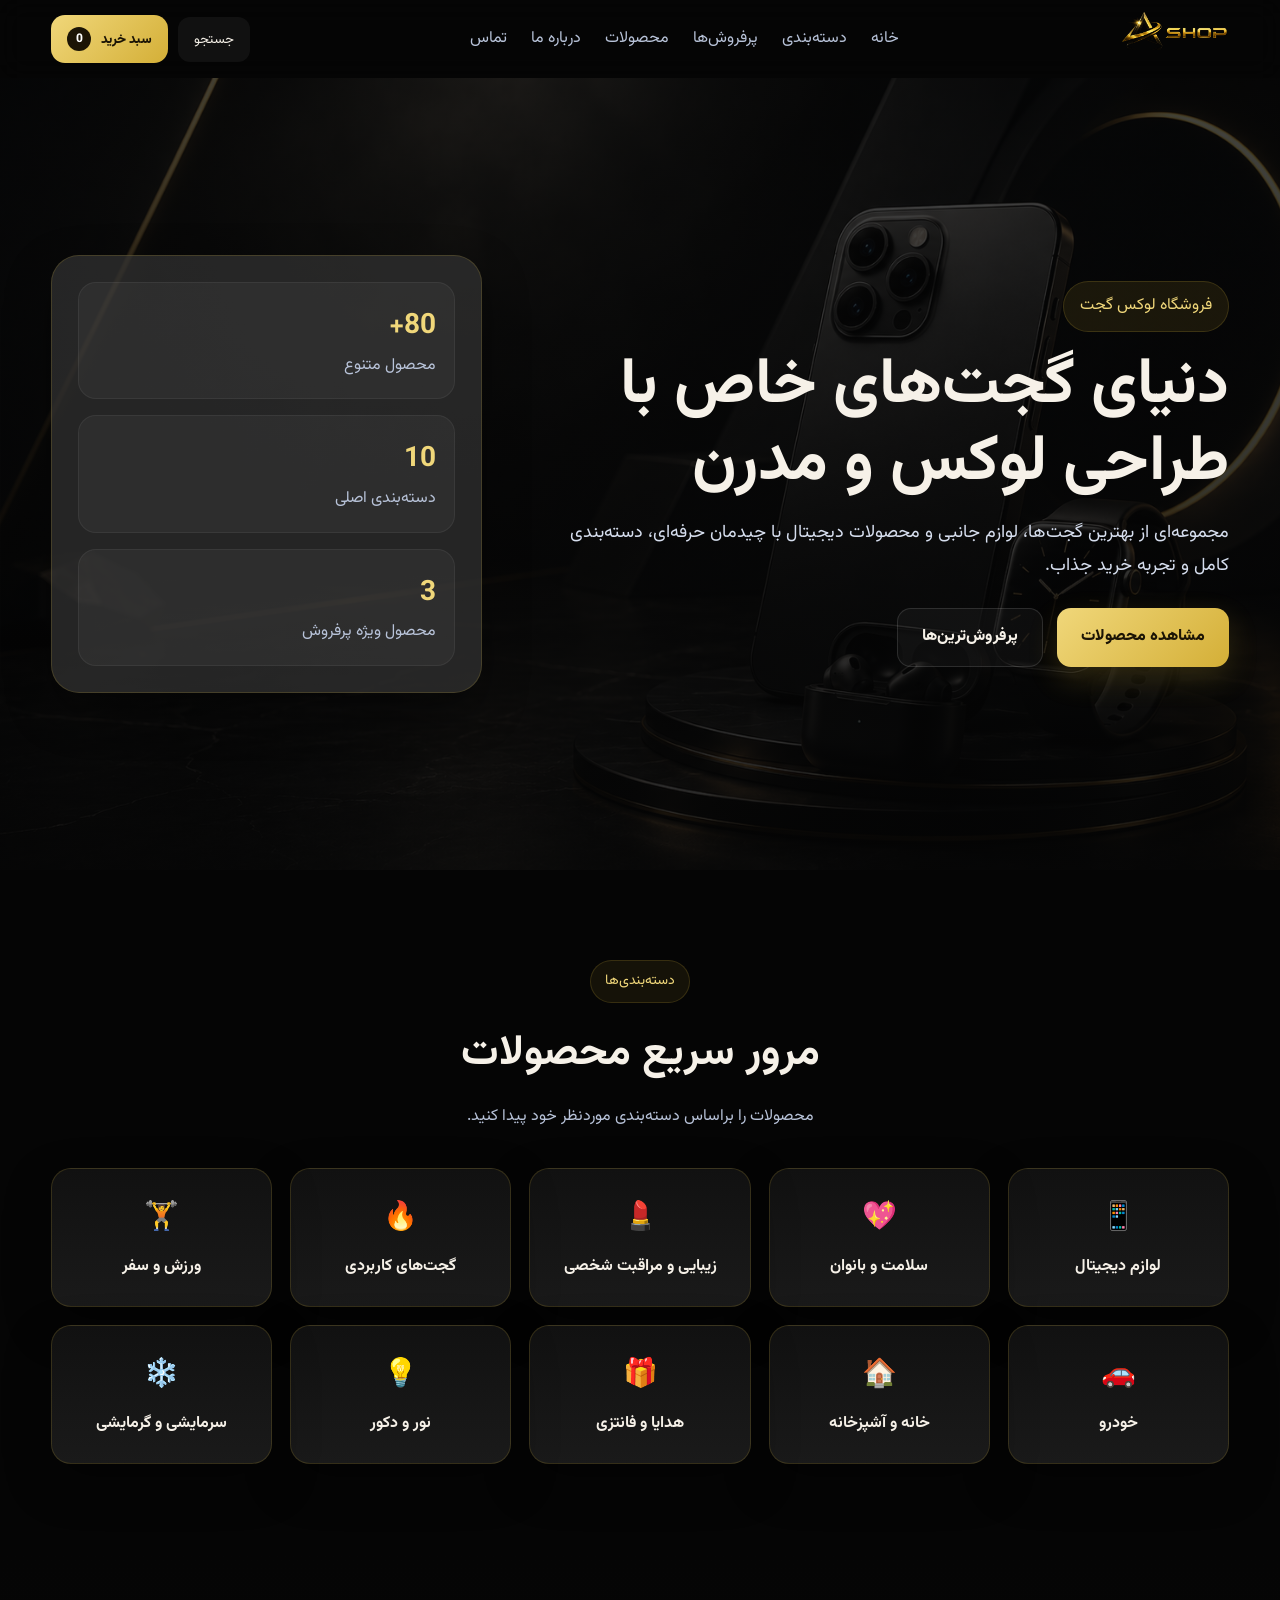
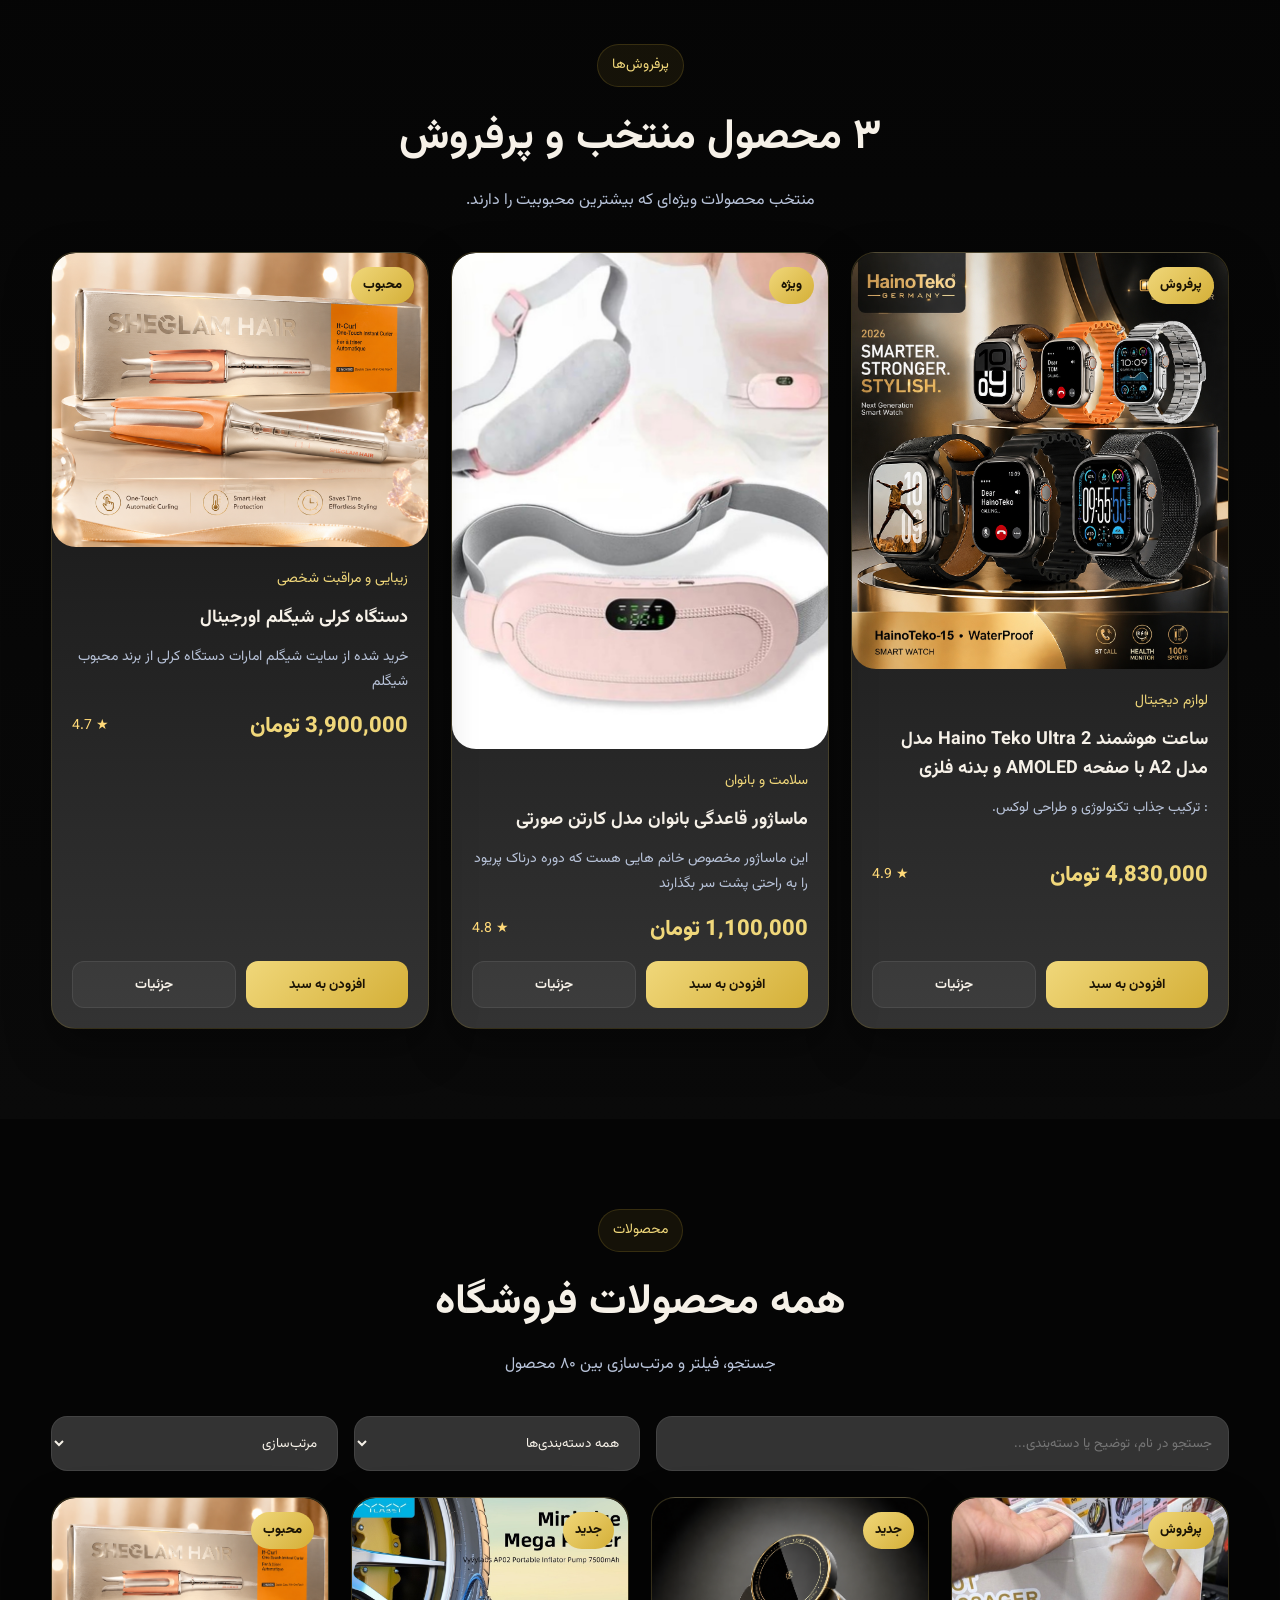
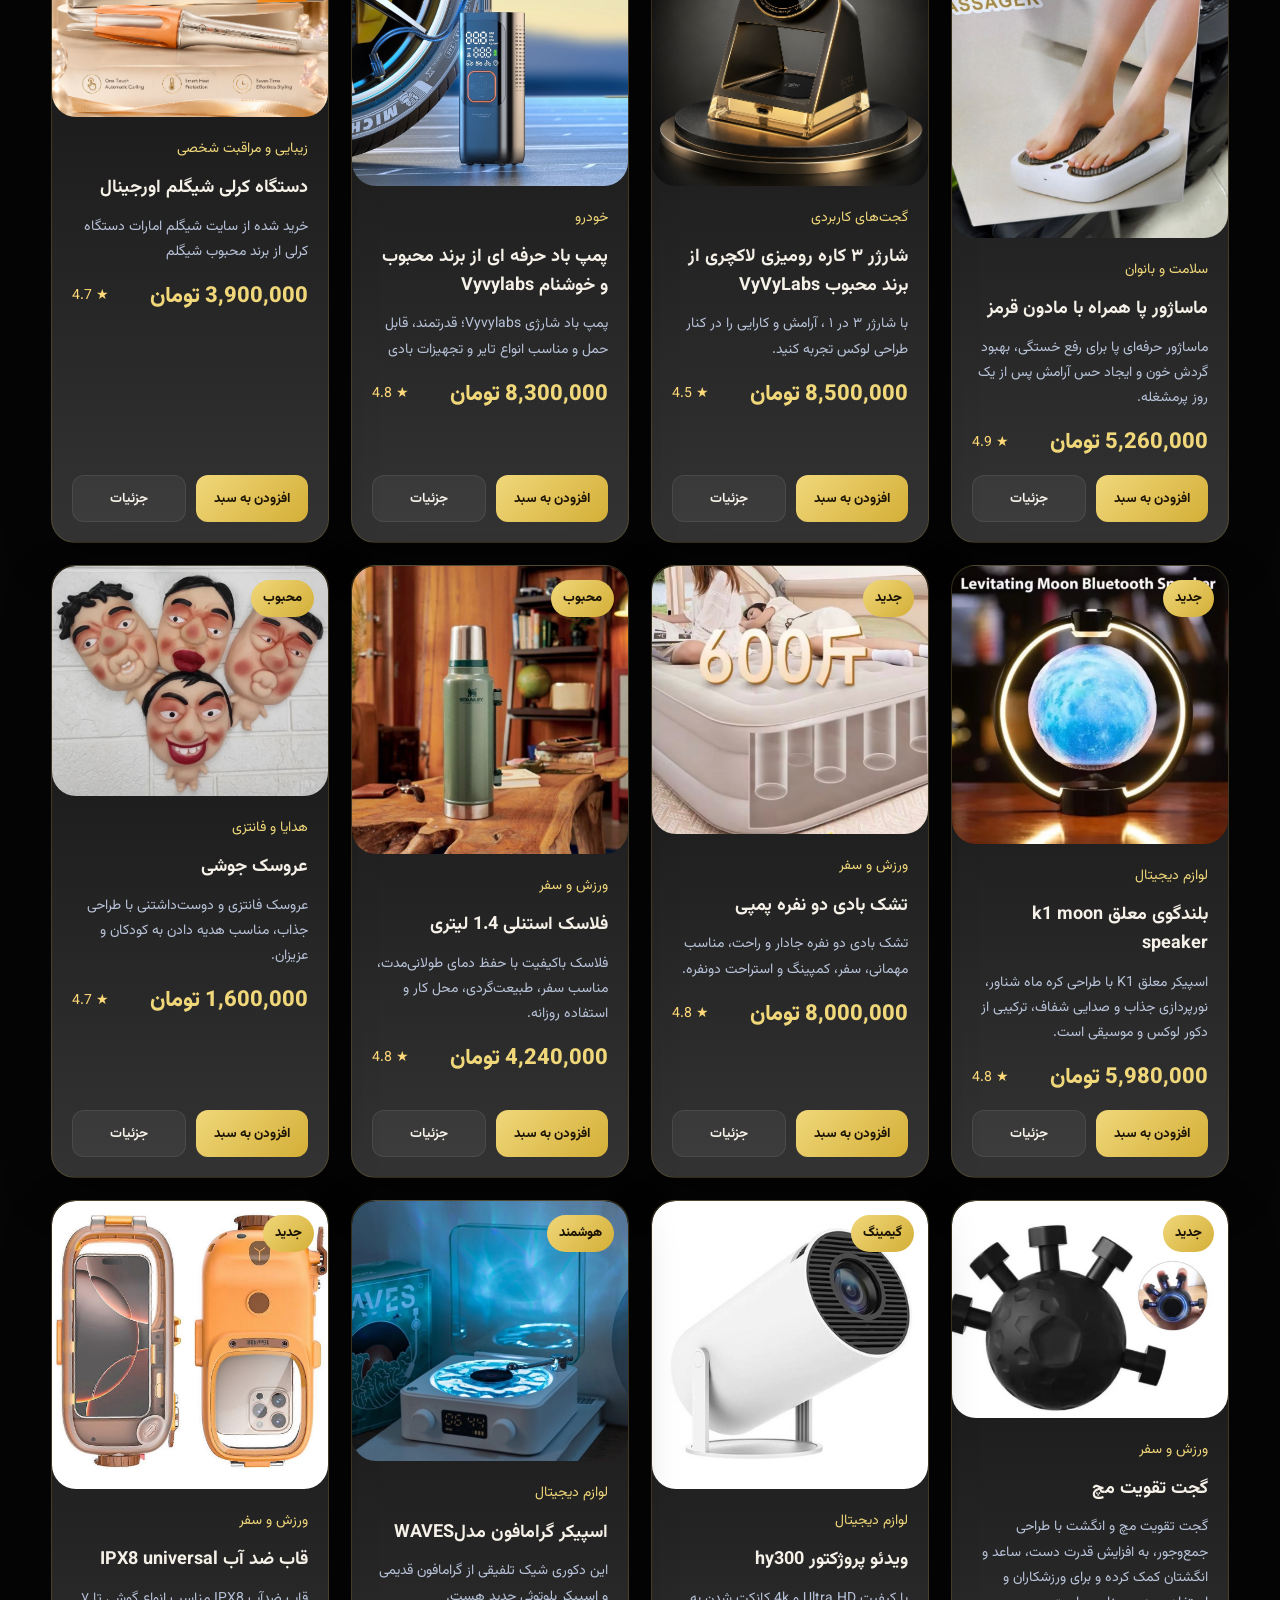
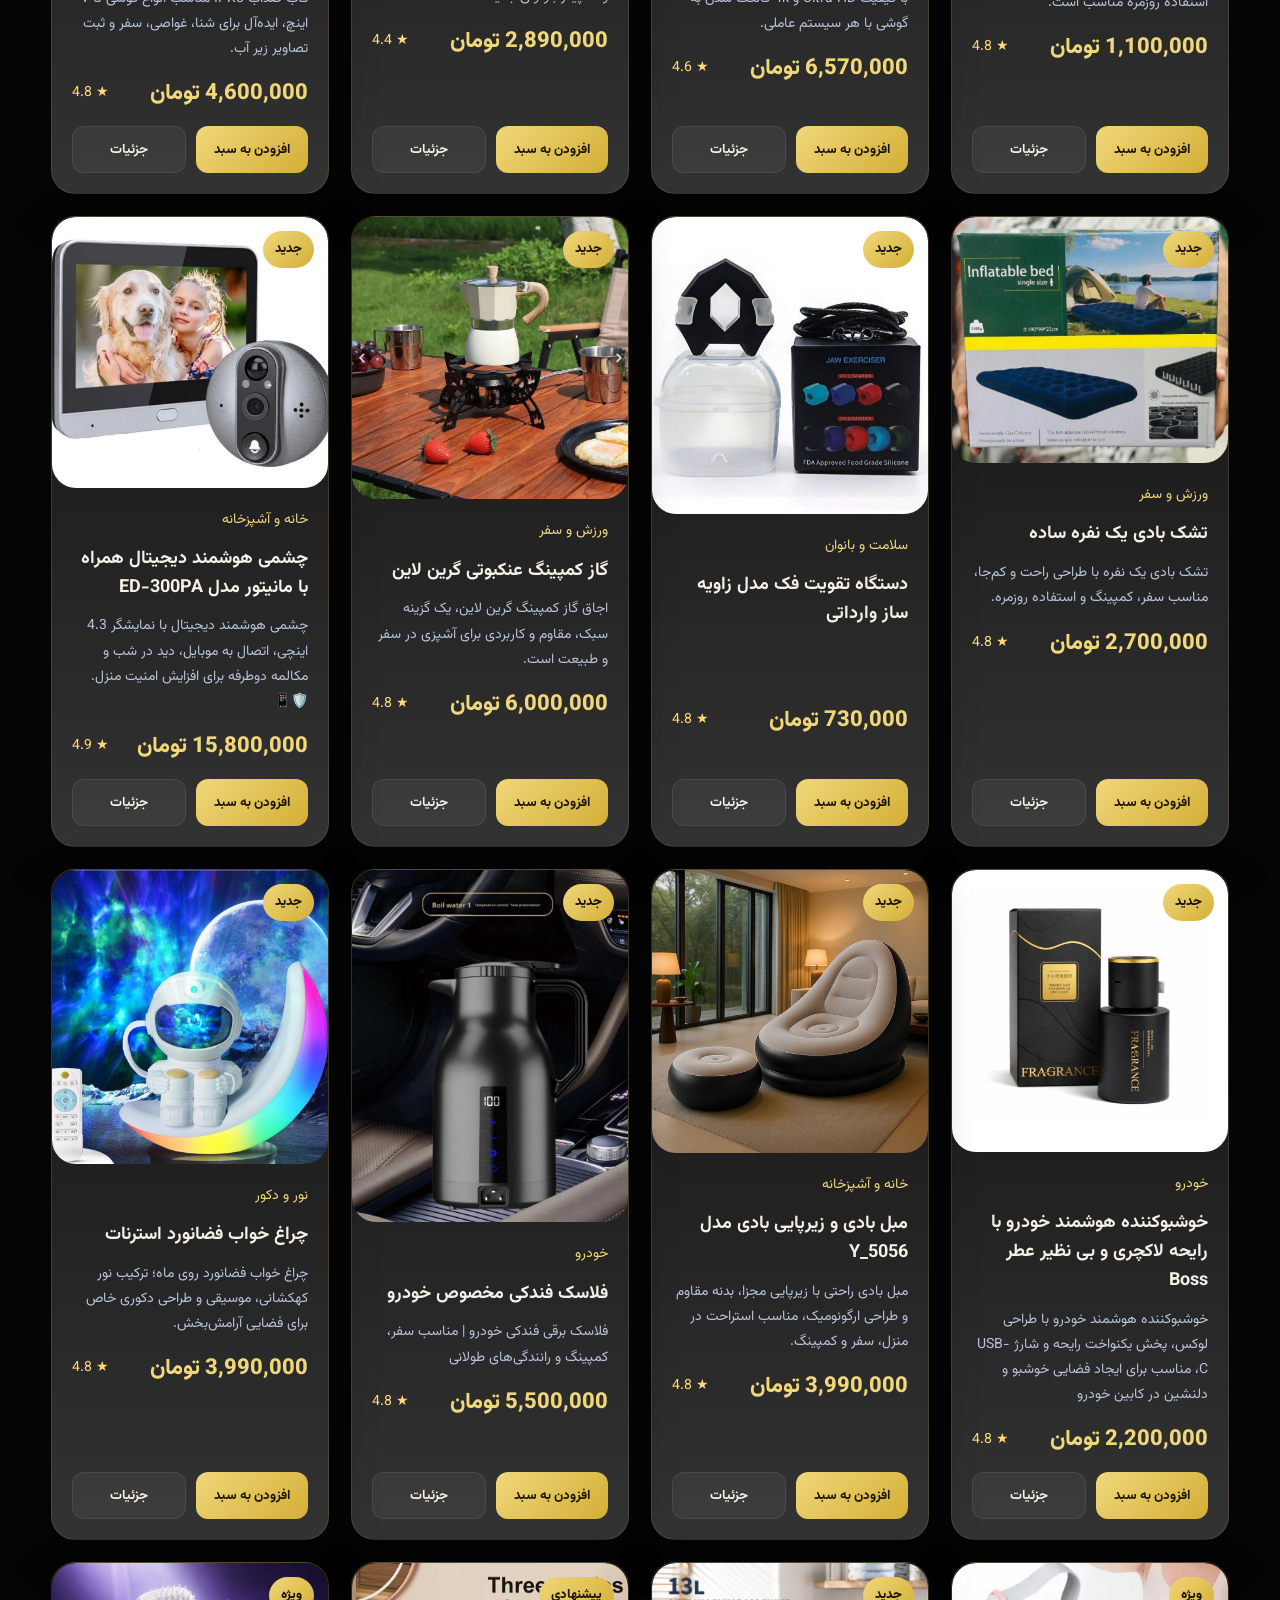
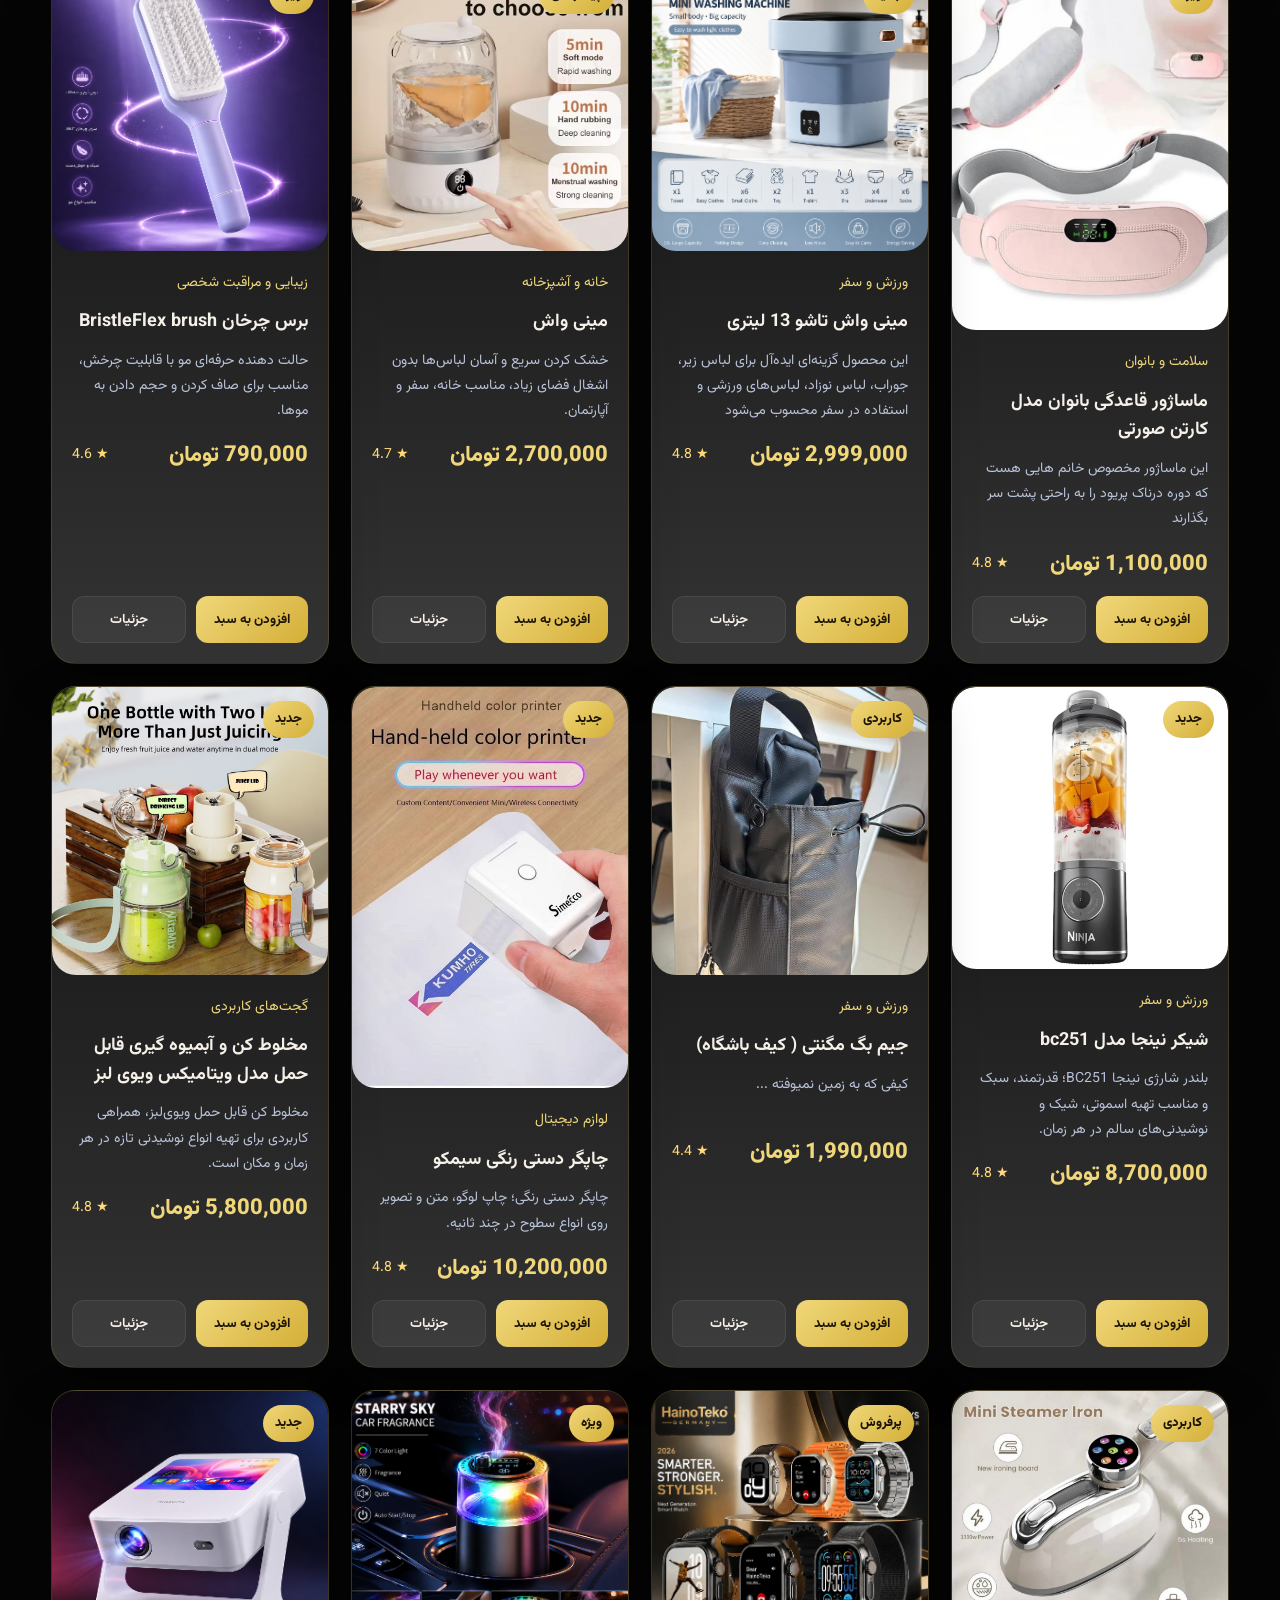
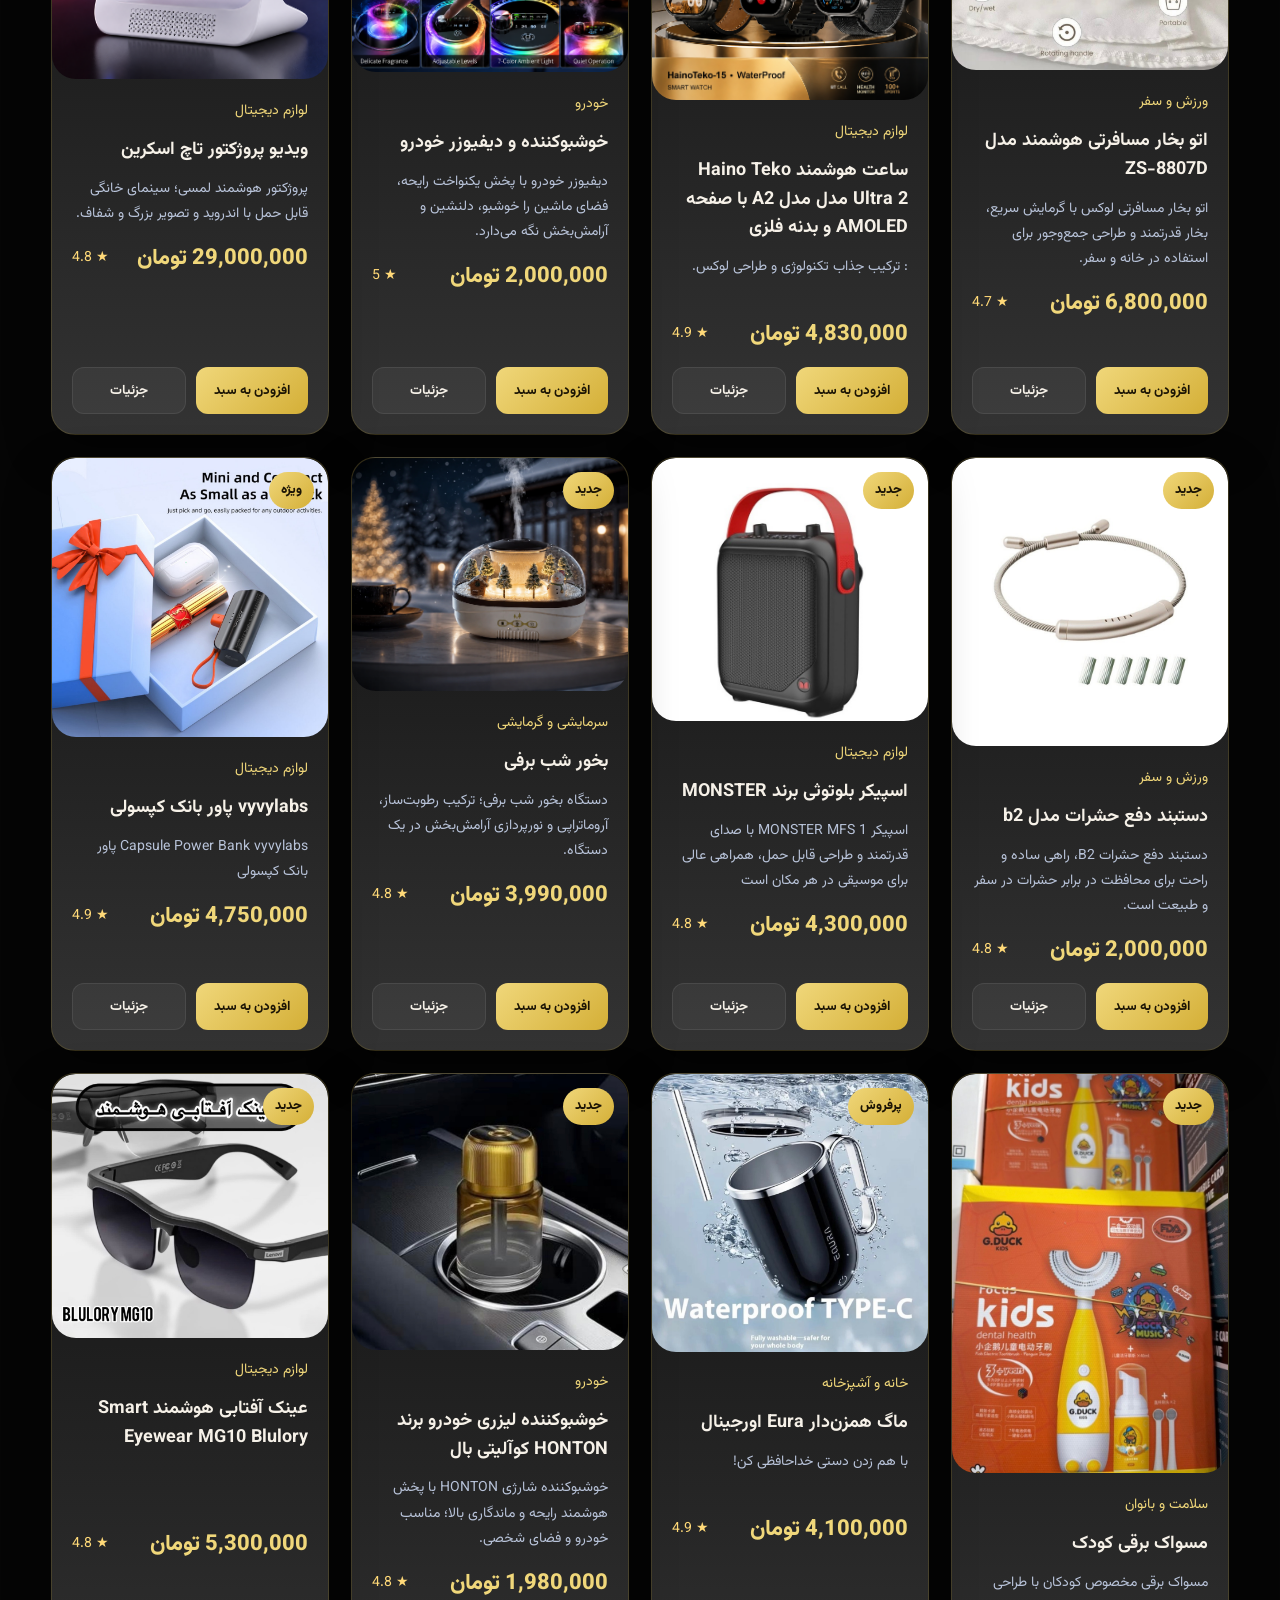
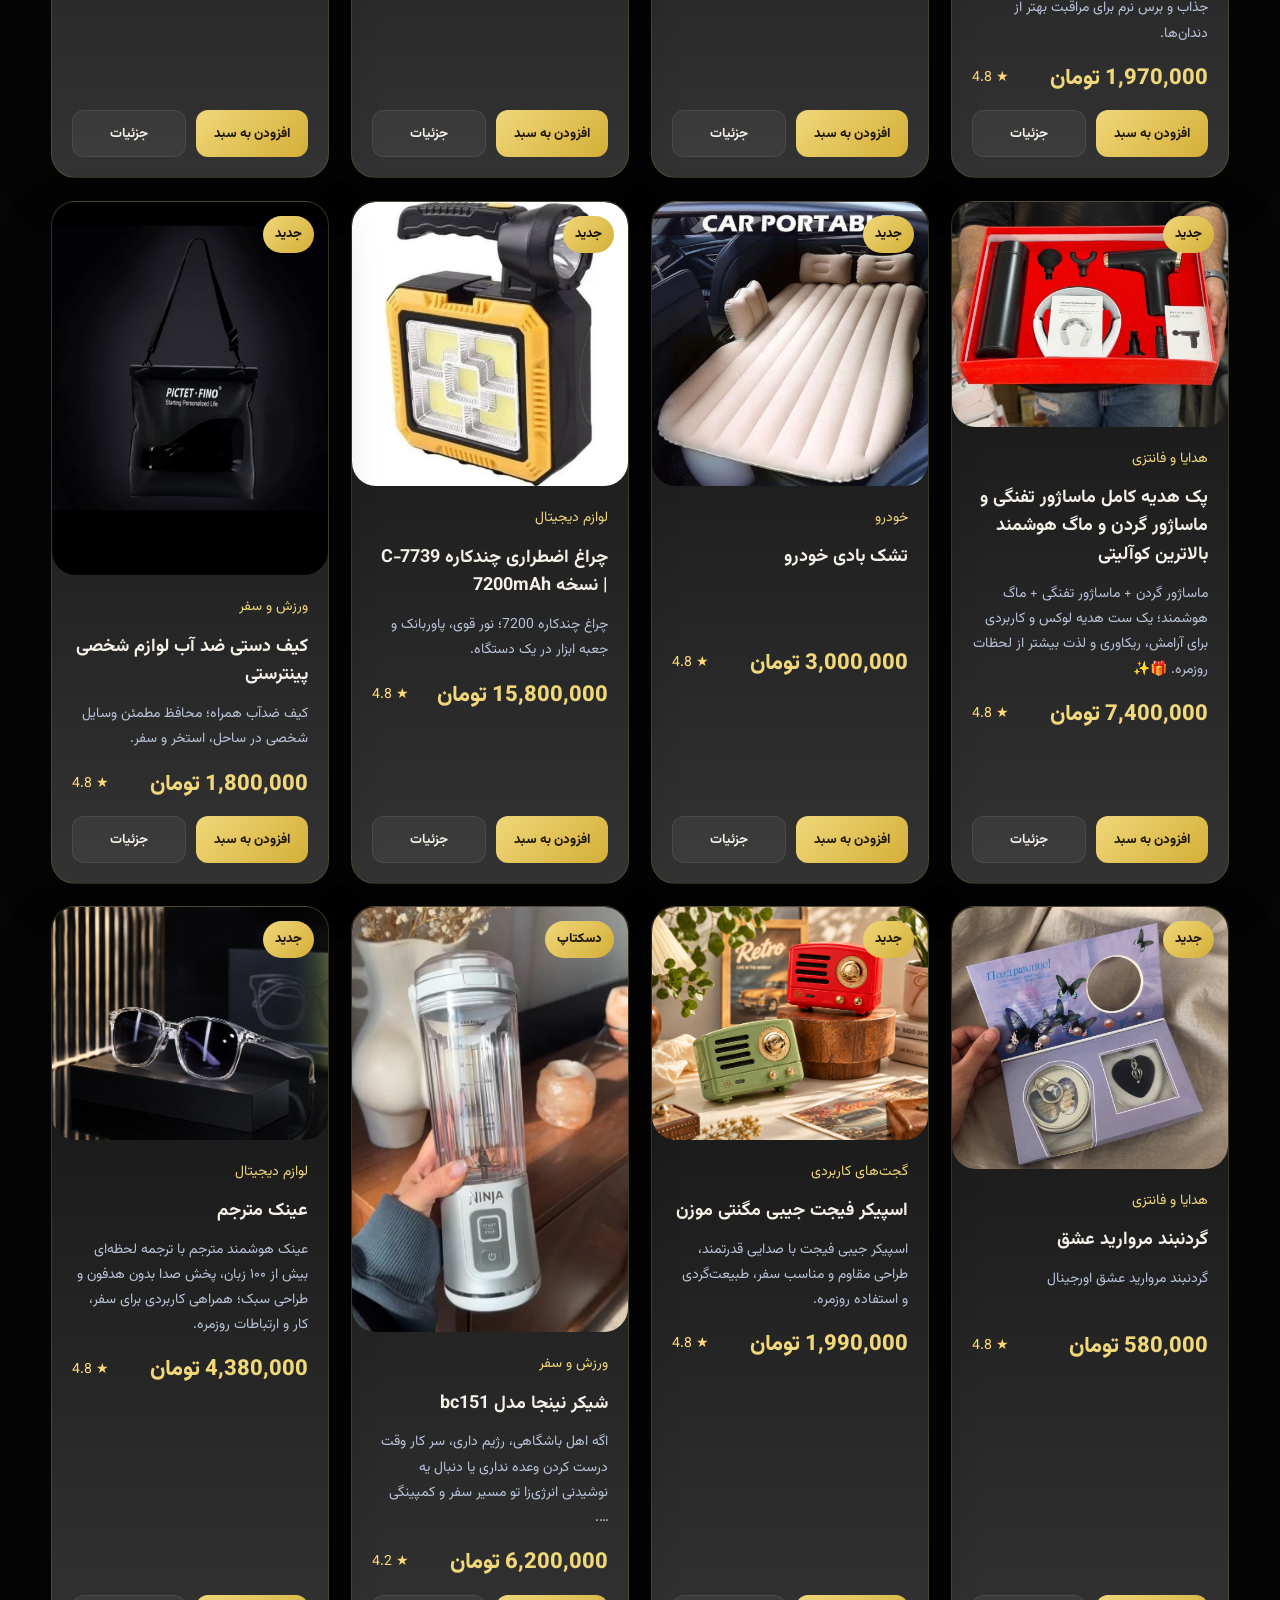
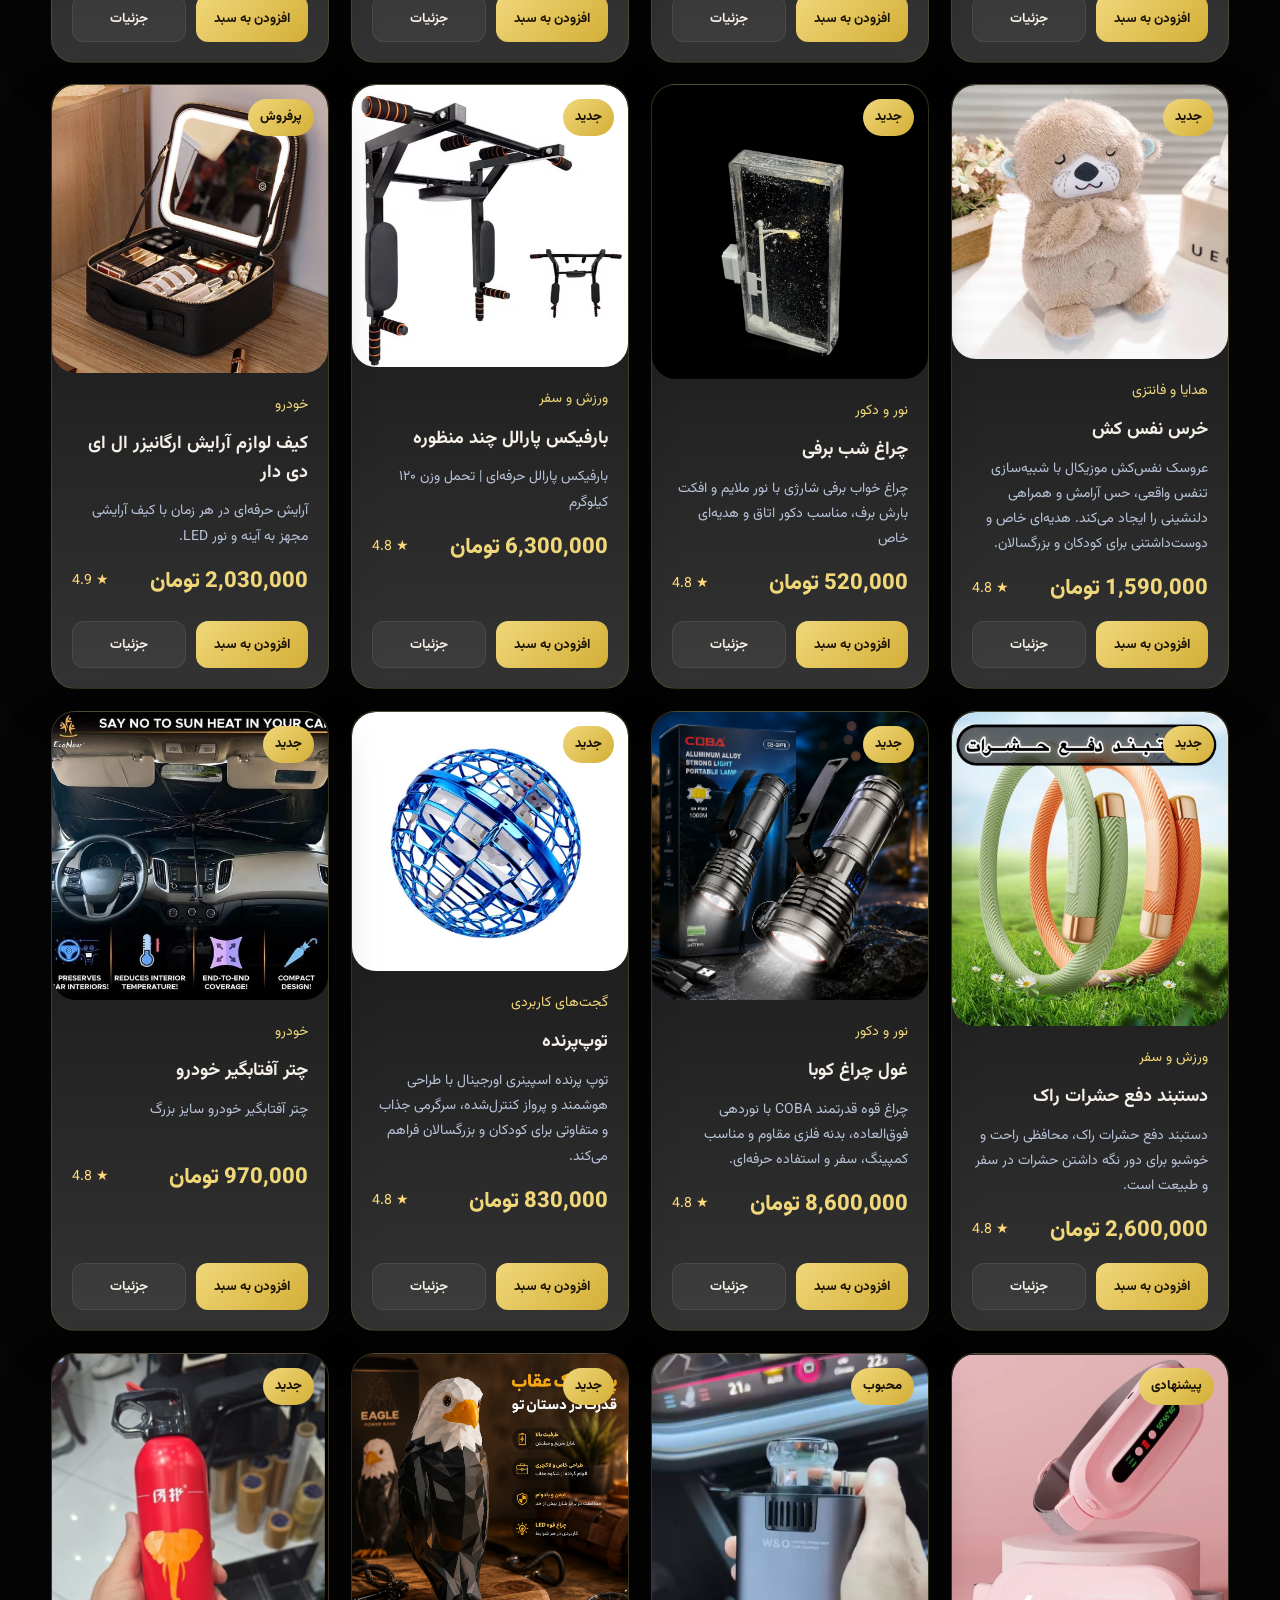
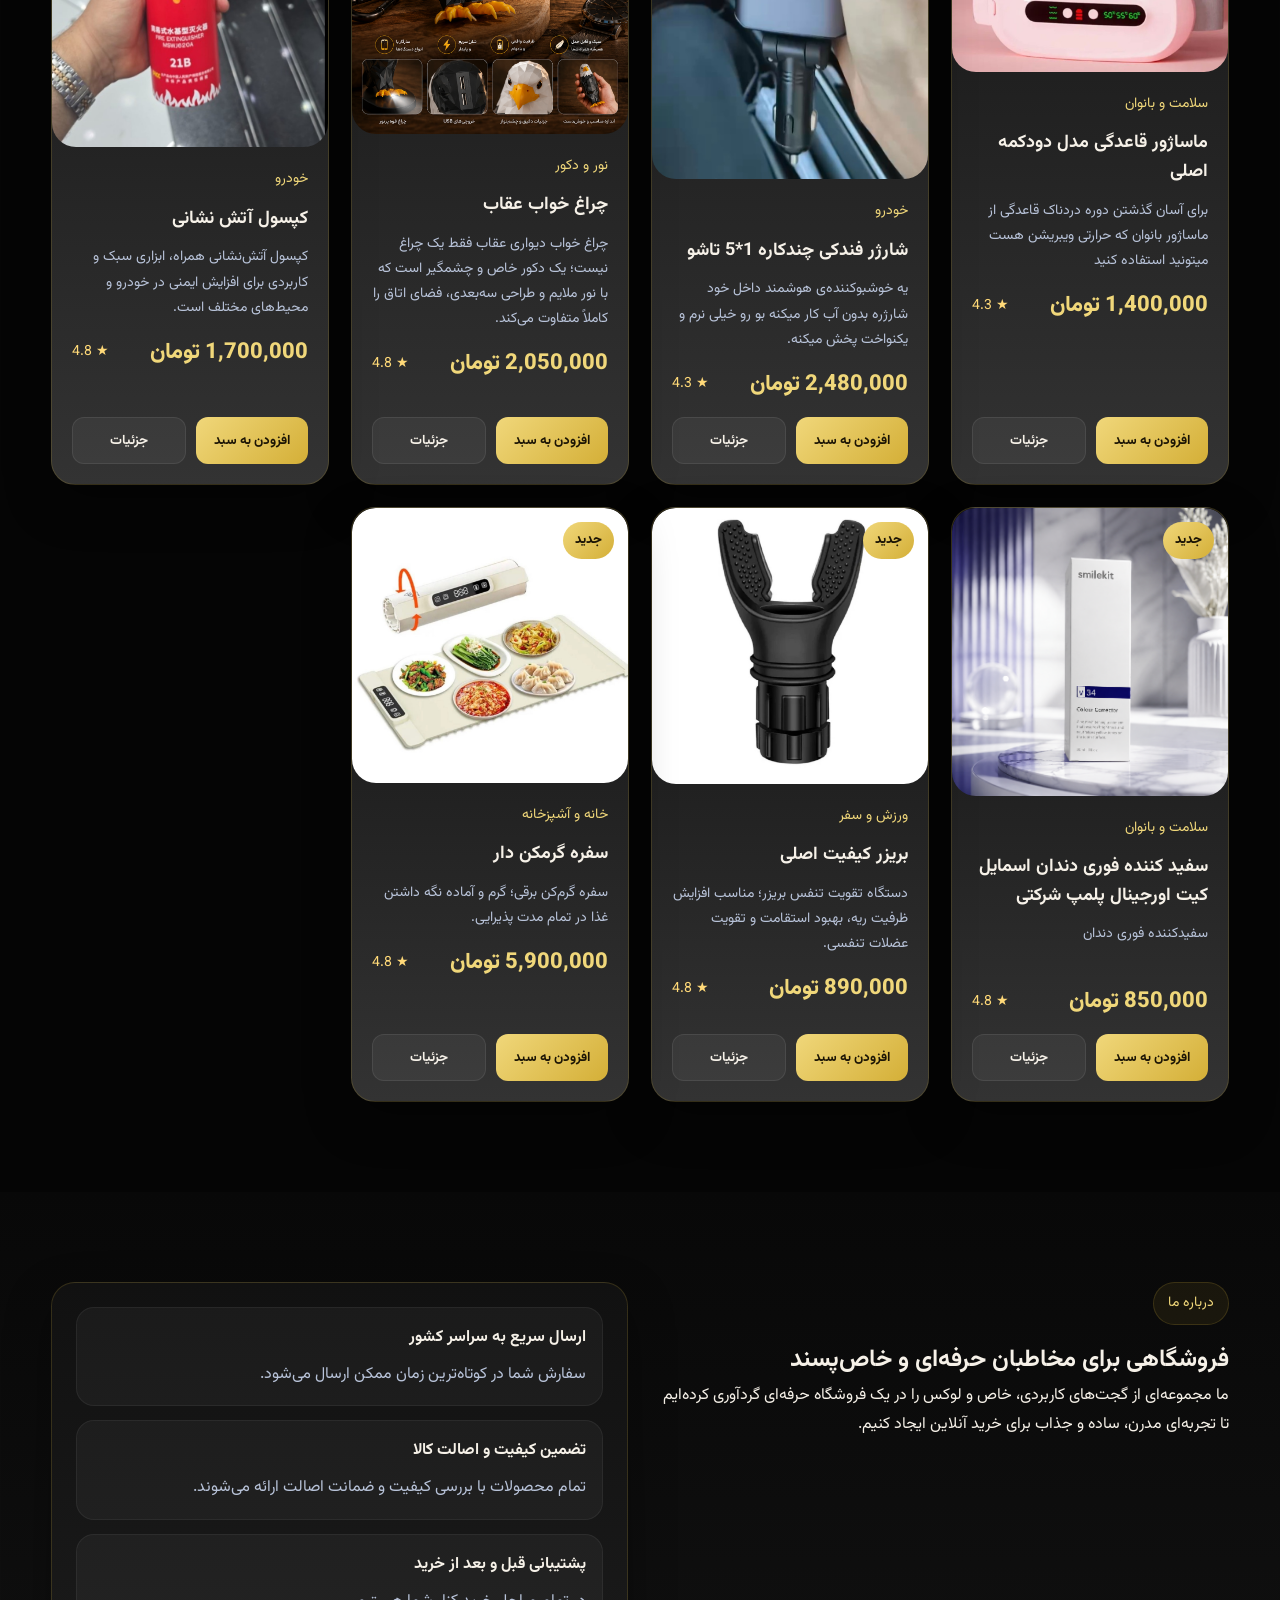
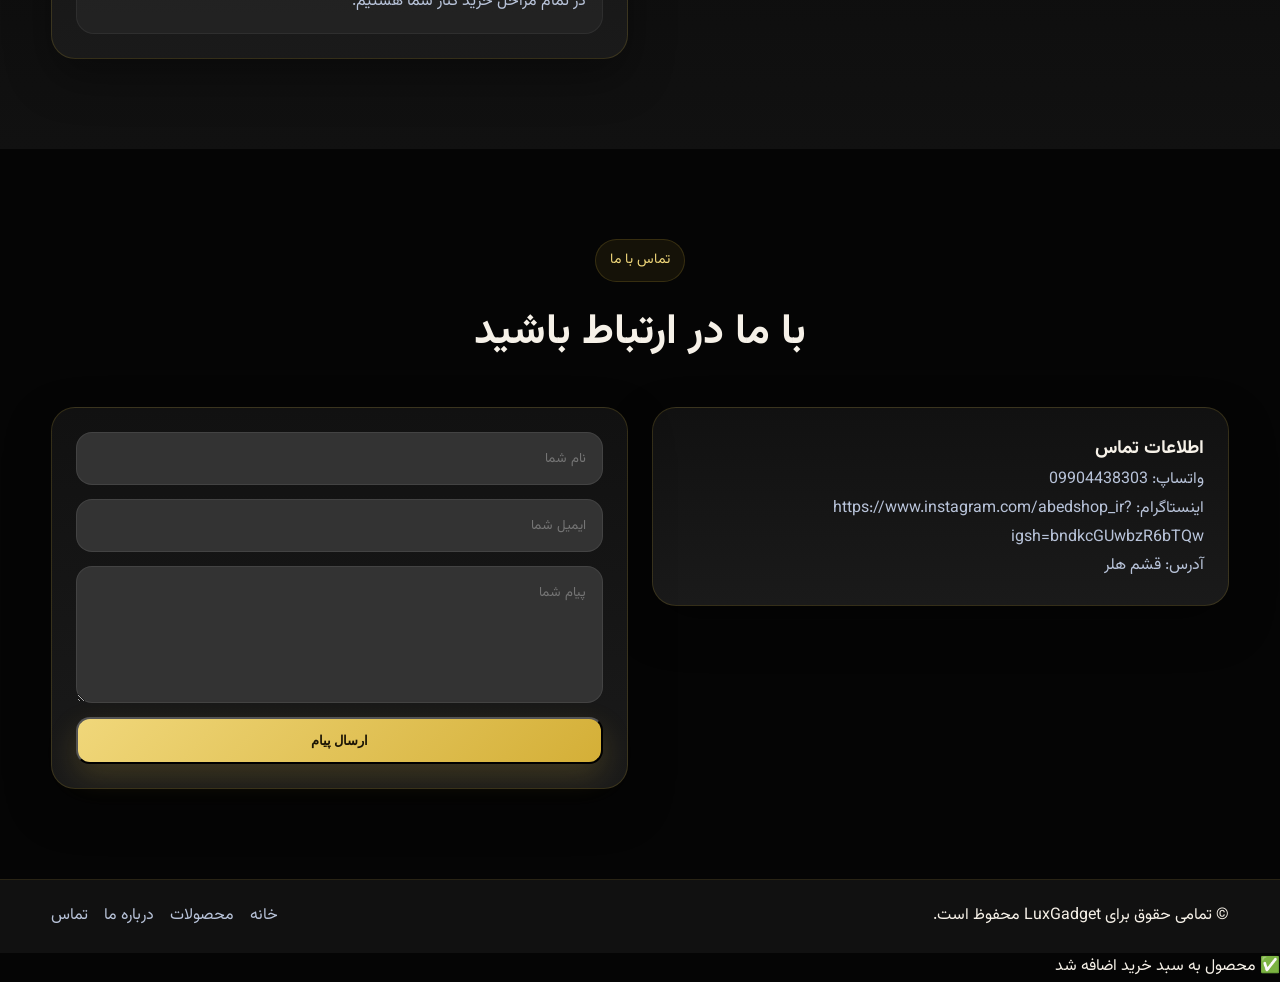
<file: index.html>
<!DOCTYPE html>
<html lang="fa" dir="rtl">
<head>
  <meta charset="UTF-8" />
  <meta name="viewport" content="width=device-width, initial-scale=1.0" />
  <title>لوکس گجت | فروشگاه حرفه‌ای گجت</title>
  <meta name="description" content="فروشگاه لوکس گجت با طراحی حرفه‌ای، دسته‌بندی کامل محصولات و تجربه خرید مدرن" />
  <link rel="preconnect" href="https://fonts.googleapis.com">
  <link rel="preconnect" href="https://fonts.gstatic.com" crossorigin>
  <link href="https://fonts.googleapis.com/css2?family=Vazirmatn:wght@300;400;500;700;800&display=swap" rel="stylesheet">
  <link rel="stylesheet" href="style.css">
</head>
<body>
<div id="progressBar"></div>
  <header class="header">
    <div class="container nav">
    <a href="#" class="logo">
    <img src="assets/images/logo.png" alt="AbedShop">
</a>
      <nav class="nav-menu" id="navMenu">
        <a href="#hero">خانه</a>
        <a href="#categories">دسته‌بندی</a>
        <a href="#featured">پرفروش‌ها</a>
        <a href="#products">محصولات</a>
        <a href="#about">درباره ما</a>
        <a href="#contact">تماس</a>
      </nav>

      <div class="nav-actions">
        <button class="search-btn" id="goProducts">جستجو</button>
        <button class="cart-btn" id="cartToggle">
          سبد خرید
          <span id="cartCount">0</span>
        </button>
        <button class="menu-toggle" id="menuToggle">☰</button>
      </div>
    </div>
  </header>

  <section class="hero" id="hero">
    <div class="overlay"></div>
    <div class="container hero-content">
      <div class="hero-text">
        <span class="badge">فروشگاه لوکس گجت</span>
        <h1>دنیای گجت‌های خاص با طراحی لوکس و مدرن</h1>
        <p>
          مجموعه‌ای از بهترین گجت‌ها، لوازم جانبی و محصولات دیجیتال
          با چیدمان حرفه‌ای، دسته‌بندی کامل و تجربه خرید جذاب.
        </p>
        <div class="hero-actions">
          <a href="#products" class="btn btn-gold">مشاهده محصولات</a>
          <a href="#featured" class="btn btn-outline">پرفروش‌ترین‌ها</a>
        </div>
      </div>

      <div class="hero-panel">
        <div class="hero-stat">
          <strong>80+</strong>
          <span>محصول متنوع</span>
        </div>
        <div class="hero-stat">
          <strong>10</strong>
          <span>دسته‌بندی اصلی</span>
        </div>
        <div class="hero-stat">
          <strong>3</strong>
          <span>محصول ویژه پرفروش</span>
        </div>
      </div>
    </div>
  </section>

  <section class="section" id="categories">
    <div class="container">
      <div class="section-head">
        <span class="section-label">دسته‌بندی‌ها</span>
        <h2>مرور سریع محصولات</h2>
        <p>محصولات را براساس دسته‌بندی موردنظر خود پیدا کنید.</p>
      </div>
      <div class="categories-grid" id="categoryCards"></div>
    </div>
  </section>

  <section class="section section-dark" id="featured">
    <div class="container">
      <div class="section-head">
        <span class="section-label">پرفروش‌ها</span>
        <h2>۳ محصول منتخب و پرفروش</h2>
        <p>منتخب محصولات ویژه‌ای که بیشترین محبوبیت را دارند.</p>
      </div>
      <div class="products-grid featured-grid" id="featuredProducts"></div>
    </div>
  </section>

  <section class="section" id="products">
    <div class="container">
      <div class="section-head">
        <span class="section-label">محصولات</span>
        <h2>همه محصولات فروشگاه</h2>
        <p>جستجو، فیلتر و مرتب‌سازی بین ۸۰ محصول</p>
      </div>

      <div class="toolbar">
        <input type="text" id="searchInput" placeholder="جستجو در نام، توضیح یا دسته‌بندی..." />
        <select id="categoryFilter">
          <option value="all">همه دسته‌بندی‌ها</option>
        </select>
        <select id="sortFilter">
          <option value="default">مرتب‌سازی</option>
          <option value="cheap">ارزان‌ترین</option>
          <option value="expensive">گران‌ترین</option>
          <option value="rating">بیشترین امتیاز</option>
        </select>
      </div>

      <div class="products-grid" id="allProducts"></div>
      <div id="emptyState" class="empty-state" hidden>محصولی پیدا نشد.</div>
    </div>
  </section>

  <section class="section section-soft" id="about">
    <div class="container about-grid">
      <div>
        <span class="section-label">درباره ما</span>
        <h2>فروشگاهی برای مخاطبان حرفه‌ای و خاص‌پسند</h2>
        <p>
          ما مجموعه‌ای از گجت‌های کاربردی، خاص و لوکس را در یک فروشگاه حرفه‌ای
          گردآوری کرده‌ایم تا تجربه‌ای مدرن، ساده و جذاب برای خرید آنلاین ایجاد کنیم.
        </p>
      </div>
      <div class="about-card">
        <div class="about-item">
          <strong>ارسال سریع به سراسر کشور</strong>
          <span>سفارش شما در کوتاه‌ترین زمان ممکن ارسال می‌شود.</span>
        </div>
        <div class="about-item">
          <strong>تضمین کیفیت و اصالت کالا</strong>
          <span>تمام محصولات با بررسی کیفیت و ضمانت اصالت ارائه می‌شوند.</span>
        </div>
        <div class="about-item">
          <strong>پشتیبانی قبل و بعد از خرید</strong>
          <span>در تمام مراحل خرید کنار شما هستیم.</span>
        </div>
      </div>
    </div>
  </section>

  <section class="section" id="contact">
    <div class="container">
      <div class="section-head">
        <span class="section-label">تماس با ما</span>
        <h2>با ما در ارتباط باشید</h2>
      </div>
      <div class="contact-grid">
        <div class="contact-card">
          <h3>اطلاعات تماس</h3>
          <p>واتساپ: 09904438303</p>
          <p>اینستاگرام: https://www.instagram.com/abedshop_ir?igsh=bndkcGUwbzR6bTQw</p>
          <p>آدرس: قشم هلر</p>
        </div>

        <form class="contact-form">
          <input type="text" placeholder="نام شما">
          <input type="email" placeholder="ایمیل شما">
          <textarea rows="5" placeholder="پیام شما"></textarea>
          <button type="button" class="btn btn-gold">ارسال پیام</button>
        </form>
      </div>
    </div>
  </section>

  <footer class="footer">
    <div class="container footer-wrap">
      <p>© تمامی حقوق برای LuxGadget محفوظ است.</p>
      <div class="footer-links">
        <a href="#hero">خانه</a>
        <a href="#products">محصولات</a>
        <a href="#about">درباره ما</a>
        <a href="#contact">تماس</a>
      </div>
    </div>
  </footer>

  <aside class="cart-drawer" id="cartDrawer">
    <div class="cart-header">
      <h3>سبد خرید</h3>
      <button id="closeCart">✕</button>
    </div>
    <div class="cart-items" id="cartItems"></div>
    <div class="cart-footer">
      <div class="cart-total">
        <span>مجموع:</span>
        <strong id="cartTotal">0 تومان</strong>
      </div>
      <button
class="btn btn-gold full-btn"
onclick="sendOrderToWhatsApp()">
ادامه خرید
</button>
    </div>
  </aside>

  <div class="backdrop" id="backdrop"></div>
<div id="toast" class="toast">
✅ محصول به سبد خرید اضافه شد
</div>
  <script src="products.js"></script>
  <script src="script.js"></script>
</body>
</html>
</file>
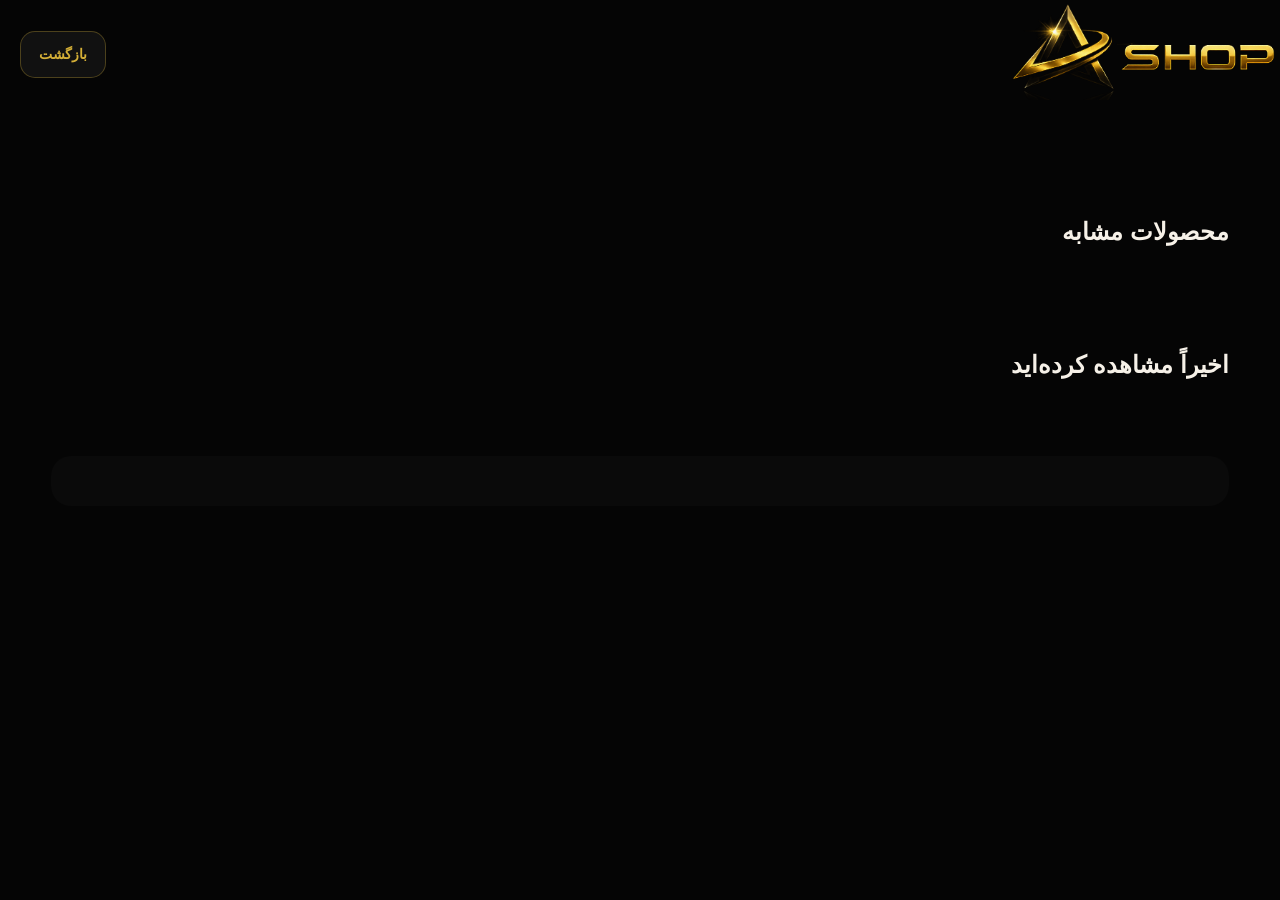
<file: product.html>
<!DOCTYPE html>
<html lang="fa" dir="rtl">
<head>
<meta charset="UTF-8">
<meta name="viewport" content="width=device-width, initial-scale=1.0">
<title>جزئیات محصول</title>

<link rel="stylesheet" href="style.css">

<style>

.product-page{
    padding:20px 0;
}

.product-detail{
    display:grid;
    grid-template-columns:1fr 1fr;
    gap:40px;
    background:#0a0a0a;
    border:2px solid #d4af37;
box-shadow:0 0 20px rgba(212,175,55,.25);
    border-radius:25px;
    padding:30px;
}

#mainImage{
    width:100%;
    border-radius:20px;
box-shadow:
0 0 25px rgba(212,175,55,.15);
}
.thumbs{
    display:flex;
    gap:10px;
    margin-top:15px;
}

.thumbs img{
    width:80px;
    height:80px;
    object-fit:cover;
    border:2px solid #d4af37;
    border-radius:12px;
    cursor:pointer;
}
.product-info h1{
    margin-bottom:15px;
}
 
.product-price{
    color:#d4af37;
    font-size:40px;
    font-weight:900;
    margin:25px 0;
}
.product-rating{
    color:#ffd700;
    margin-bottom:15px;
}

.features{
    margin:25px 0;
}

.features li{
    margin:10px 0;
}

.whatsapp-btn{
    display:inline-block;

    padding:16px 35px;

    background:linear-gradient(
    145deg,
    #d4af37,
    #f1d36b
    );

    color:#000;

    border-radius:18px;

    font-weight:800;

    text-decoration:none;

    transition:.3s;

    box-shadow:
    0 0 20px rgba(212,175,55,.25);
}
.whatsapp-btn:hover{
    transform:translateY(-3px);

    box-shadow:
    0 0 30px rgba(212,175,55,.4);
}

.back-btn{
    display:inline-block;
    margin-top:15px;
    color:#d4af37;
}

.similar-products{
    margin-top:80px;
}

.similar-grid{
    display:grid;
    grid-template-columns:repeat(3,1fr);
    gap:20px;
}

.similar-card{
    background:#111;
    border:1px solid rgba(212,175,55,.15);
    border-radius:20px;
    overflow:hidden;
    transition:.3s;
}
.similar-card:hover{
    transform:translateY(-5px);
    border-color:#d4af37;
    box-shadow:0 0 20px rgba(212,175,55,.15);
}

    border:1px solid rgba(212,175,55,.15);

    border-radius:20px;

    overflow:hidden;

    transition:.3s;
}
.similar-card:hover{
    transform:translateY(-5px);

    border-color:#d4af37;

    box-shadow:
    0 0 20px rgba(212,175,55,.15);
}

.similar-card img{
    width:100%;
    height:220px;
    object-fit:cover;
}

.similar-card h3{
    padding:15px;
}

.customer-box{
    margin-top:60px;
    background:#0a0a0a;
    padding:25px;
    border-radius:20px;
}

.customer-box p{
    margin-bottom:15px;
}

@media(max-width:900px){

.product-detail{
grid-template-columns:1fr;
}

.similar-grid{
grid-template-columns:1fr;
}

}
.features{
    display:grid;
    grid-template-columns:repeat(3,1fr);
    gap:12px;
    list-style:none;
    padding:0;
    margin:25px 0;
}

.features li{
    background:linear-gradient(
        145deg,
        #111,
        #1a1a1a
    );

    border:1px solid rgba(212,175,55,.2);

    border-radius:18px;

    padding:14px 8px;

    text-align:center;

    transition:.3s;
}

.features li span{
    display:block;

    font-size:24px;

    margin-bottom:6px;
}

.features li{
    font-size:13px;

    font-weight:700;

    color:#f5f5f5;
}
.features li:hover{
    transform:translateY(-4px);

    border-color:#d4af37;

    box-shadow:
    0 0 20px rgba(212,175,55,.15);
}
@media(max-width:900px){

.product-detail{
    padding:18px;
    gap:20px;
}

.product-info{
    background:#111;
    border-radius:20px;
    padding:18px;
}

}
.features{
    gap:8px;
}

.features li{
    padding:8px 4px;
    border-radius:14px;
}

.features li span{
    font-size:22px;
    margin-bottom:4px;
}

.features li{
    font-size:12px;
}


.image-modal{
    display:none;
    position:fixed;
    top:0;
    left:0;
    width:100%;
    height:100%;
    background:rgba(0,0,0,.95);
    z-index:999999;
    justify-content:center;
    align-items:center;
}

.image-modal img{
    max-width:90%;
    max-height:90%;
    border-radius:20px;
}

.image-modal span{
    position:absolute;
    top:20px;
    right:25px;
    font-size:35px;
    color:#fff;
    cursor:pointer;
}
.product-logo img{
    height:100px !important;
    width:auto !important;
    max-height:100px !important;
}
.product-topbar{
    display:flex;
    justify-content:space-between;
    align-items:center;
    width:100%;
}
.back-top-btn{
    color:#d4af37;
    text-decoration:none;
margin-left:20px;
    background:#111;

    border:1px solid rgba(212,175,55,.3);

    padding:10px 18px;

    border-radius:15px;

    font-size:14px;

    font-weight:700;

    
}
.back-top-btn:hover{
    border-color:#d4af37;

    box-shadow:
    0 0 15px rgba(212,175,55,.2);
}
@media(min-width:901px){
    .sticky-buy-bar{
        display:none !important;
    }
}
.product-details{
    background:#1a1a1a;
    border:1px solid rgba(212,175,55,.15);
    border-radius:20px;

    padding:20px;

    margin:20px 0;

    line-height:2;
}
.share-btn{
    background:#111;
    color:#d4af37;
    border:1px solid #d4af37;
    padding:12px 20px;
    border-radius:12px;
    cursor:pointer;
    margin-bottom:15px;
}
.prev-img,
.next-img{
    position:absolute;
    top:50%;
    transform:translateY(-50%);

    width:50px;
    height:50px;

    display:flex;
    align-items:center;
    justify-content:center;

    background:rgba(0,0,0,.5);

    border-radius:50%;

    font-size:30px;

    color:#fff;

    cursor:pointer;
}
.prev-img{
    position:fixed !important;
    right:30px !important;
    top:50% !important;
    transform:translateY(-50%) !important;

    font-size:40px;
    color:white;
    cursor:pointer;
    z-index:99999999;
}

.next-img{
    position:fixed !important;
    left:30px !important;
    top:50% !important;
    transform:translateY(-50%) !important;

    font-size:40px;
    color:white;
    cursor:pointer;
    z-index:99999999;

}
.close-modal{
    position:absolute;
    top:20px;
    left:20px;
    font-size:35px;
    color:white;
    cursor:pointer;
}
.prev-img{
    right:30px !important;
    left:auto !important;
}

.next-img{
    left:30px !important;
    right:auto !important;
}
</style>

</head>
<div class="sticky-buy-bar">

<div class="sticky-price" id="stickyPrice">
0 تومان
</div>

<a
id="stickyWhatsapp"
class="sticky-buy-btn"
target="_blank">
سفارش سریع
</a>

</div>
<body>
<div class="product-topbar">

<a href="index.html" class="product-logo">
<img src="assets/images/logo.png" alt="logo">
</a>

<a href="index.html" class="back-top-btn">
 بازگشت
</a>

</div>
<div class="container product-page">

<div id="productContainer"></div>

<div class="similar-products">

<h2 style="margin-bottom:10px">محصولات مشابه</h2>

<div class="similar-grid" id="similarProducts"></div>

</div>
<div class="similar-products">

<h2 style="margin-bottom:10px">
اخیراً مشاهده کرده‌اید
</h2>

<div class="similar-grid" id="recentProducts"></div>

</div>
<div class="customer-box">


</div>

<script src="products.js"></script>

<script>

const params = new URLSearchParams(window.location.search);
const id = Number(params.get("id"));

const product = products.find(p => p.id === id);
let recent =
JSON.parse(localStorage.getItem("recentProducts")) || [];

recent = recent.filter(item => item !== id);

recent.unshift(id);

recent = recent.slice(0,6);

localStorage.setItem(
"recentProducts",
JSON.stringify(recent)
);

if(product){
document.getElementById("stickyPrice").innerText =
product.price.toLocaleString("en-US") + " تومان";

document.getElementById("stickyWhatsapp").href =
`https://wa.me/989904438303?text=${encodeURIComponent(
"سلام، میخواهم محصول " + product.name + " را سفارش دهم"
)}`;
document.getElementById("productContainer").innerHTML = `

<div class="product-detail">

<div class="product-gallery">

<img
id="mainImage"
src="${product.images[0]}"
alt="${product.name}"
onclick="openImage(this.src)">

<div class="thumbs">

${product.images.map(img => `

<img
src="${img}"
onclick="changeImage('${img}')">

`).join("")}

</div>

</div>

<div class="product-info">

<span class="product-category">${product.category}</span>

<h1>${product.name}</h1>

<div class="product-rating">
⭐ ${product.rating}
</div>

<p>${product.description}</p>
<ul class="features">

<li><span>🛡️</span>اصالت</li>

<li><span>🚚</span>ارسال</li>

<li><span>💎</span>کیفیت</li>

</ul>
<div class="product-details">
${product.details || ""}
</div>

<div class="product-price">

${product.price.toLocaleString("en-US")} تومان
</div>
<button class="share-btn" onclick="shareProduct()">
🔗 اشتراک‌گذاری
</button>


<a
class="whatsapp-btn"
target="_blank"
href="https://wa.me/989904438303?text=سلام، درباره محصول ${product.name} سوال دارم">
سفارش در واتساپ
</a>

<br>

<a href="index.html" class="back-btn">
← بازگشت به فروشگاه
</a>

</div>

</div>

`;

}

const similar = products
.filter(p =>
    p.category === product.category &&
    p.id !== product.id
)
.slice(0,3);

document.getElementById("similarProducts").innerHTML =
similar.map(p => `

<div class="similar-card" onclick="location.href='product.html?id=${p.id}'">

<img src="${p.images[0]}">

<h3>${p.name}</h3>
<p class="similar-price">
${p.price.toLocaleString("en-US")} تومان
</p>
</div>

`).join("");
function changeImage(src){

document
.getElementById("mainImage")
.src = src;

}
function changeImage(src){

document
.getElementById("mainImage")
.src = src;

}

function openImage(src){

currentImageIndex =
product.images.indexOf(src);

document.getElementById("modalImg").src = src;

document.getElementById("imageModal").style.display = "flex";

}
function closeImage(){

document.getElementById("imageModal").style.display="none";

}
function shareProduct(){

navigator.share({
title: product.name,
url: window.location.href
});

}
let currentImageIndex = 0;
function nextImage(){

currentImageIndex++;

if(currentImageIndex >= product.images.length){
currentImageIndex = 0;
}

document.getElementById("modalImg").src =
product.images[currentImageIndex];

}

function prevImage(){

currentImageIndex--;

if(currentImageIndex < 0){
currentImageIndex =
product.images.length - 1;
}

document.getElementById("modalImg").src =
product.images[currentImageIndex];

}
const recentProducts = JSON.parse(
localStorage.getItem("recentProducts")
) || [];

const recentItems = products.filter(p =>
recentProducts.includes(p.id) &&
p.id !== id
);

document.getElementById("recentProducts").innerHTML =
recentItems.map(p => `

<div class="similar-card">

<img src="${p.images[0]}">

<h3>${p.name}</h3>

</div>

`).join("");
</script>

<div id="imageModal" class="image-modal">

<span class="close-modal" onclick="closeImage()">✕</span>

<span class="prev-img" onclick="prevImage()">❮</span>

<img id="modalImg">

<span class="next-img" onclick="nextImage()">❯</span>

</div>


</body>
</html>
</file>
<file: style.css>
:root{
  --bg:#050505;
  --bg2:#0a0a0a;
  --panel:#111111;
  --panel2:#1a1a1a;
  --text:#f6f1e8;
  --muted:#b8c3d9;
  --gold:#d4af37;
  --gold-soft:#f0d77a;
  --gold-dark:#a8861f;
  --border:rgba(212,175,55,.18);
  --white-border:rgba(255,255,255,.08);
  --shadow:0 18px 45px rgba(0,0,0,.35);
  --radius:22px;
  --container:1220px;
}

*{
  margin:0;
  padding:0;
  box-sizing:border-box;
}

html{
  scroll-behavior:smooth;
}

body{
  font-family:'Vazirmatn',sans-serif;
  background:#050505;
  color:var(--text);
  line-height:1.8;
}

a{
  color:inherit;
  text-decoration:none;
}

.logo img{
    height:40px !important;
    width:auto !important;
    max-width:150px !important;
    object-fit:contain;
}
.container{
  width:min(92%,var(--container));
  margin:auto;
}

.section{
  padding:90px 0;
}

.section-head{
  text-align:center;
  margin-bottom:36px;
}

.section-head h2{
  font-size:clamp(28px,4vw,42px);
  margin-bottom:10px;
}

.section-head p{
  color:var(--muted);
}

.section-label{
  display:inline-block;
  color:var(--gold-soft);
  border:1px solid var(--border);
  background:rgba(212,175,55,.08);
  padding:8px 14px;
  border-radius:999px;
  margin-bottom:14px;
  font-size:14px;
}

.header{
  position:sticky;
  top:0;
  z-index:1000;
  backdrop-filter:blur(14px);
  background:rgba(35,35,35,.90)
  border-bottom:1px solid rgba(212,175,55,.12);
}

.nav{
  min-height:78px;
  display:flex;
  align-items:center;
  justify-content:space-between;
  gap:20px;
}

.logo{
  font-size:26px;
  font-weight:800;
  color:var(--gold);
  letter-spacing:.4px;
}

.nav-menu{
  display:flex;
  gap:24px;
}

.nav-menu a{
  color:var(--muted);
  transition:.3s;
}

.nav-menu a:hover{
  color:var(--gold-soft);
}

.nav-actions{
  display:flex;
  align-items:center;
  gap:10px;
}

.search-btn,
.cart-btn,
.menu-toggle,
#closeCart{
  border:none;
  cursor:pointer;
  font-family:inherit;
}

.search-btn,
.menu-toggle{
  background:rgba(255,255,255,.05);
  color:var(--text);
  padding:12px 16px;
  border-radius:12px;
}

.cart-btn{
  background:linear-gradient(135deg,var(--gold-soft),var(--gold));
  color:#1b1405;
  font-weight:800;
  padding:12px 16px;
  border-radius:14px;
  display:flex;
  gap:10px;
  align-items:center;
}

.cart-btn span{
  min-width:24px;
  height:24px;
  display:grid;
  place-items:center;
  border-radius:999px;
  background:#1b1405;
  color:#fff;
  font-size:12px;
}

.menu-toggle{
  display:none;
}

.hero{
  min-height:88vh;
  position:relative;
  display:flex;
  align-items:center;

  background:
  linear-gradient(
  rgba(5,5,5,.75),
  rgba(5,5,5,.85)
  ),
  url('assets/images/hero-banner.jpg');

  background-size:cover;
  background-position:center;
  background-repeat:no-repeat;

  overflow:hidden;
}

  overflow:hidden;
}
.overlay{
  position:absolute;
  inset:0;
  background:
    radial-gradient(circle at 20% 20%, rgba(212,175,55,.12), transparent 28%),
    radial-gradient(circle at 80% 30%, rgba(255,215,120,.10), transparent 30%);
}

.hero-content{
  position:relative;
  z-index:1;
  display:grid;
  grid-template-columns:1.25fr .75fr;
  gap:30px;
  align-items:center;
}

.badge{
  display:inline-block;
  padding:10px 16px;
  border-radius:999px;
  background:rgba(212,175,55,.10);
  border:1px solid var(--border);
  color:var(--gold-soft);
}

.hero-text h1{
  font-size:clamp(34px,6vw,64px);
  line-height:1.2;
  margin:16px 0;
}

.hero-text p{
  color:#d6deee;
  max-width:690px;
  font-size:18px;
}

.hero-actions{
  display:flex;
  flex-wrap:wrap;
  gap:14px;
  margin-top:26px;
}

.btn{
  display:inline-flex;
  align-items:center;
  justify-content:center;
  padding:14px 24px;
  border-radius:14px;
  font-weight:800;
  transition:.3s;
}

.btn-gold{
  background:linear-gradient(135deg,var(--gold-soft),var(--gold));
  color:#1b1405;
  box-shadow:0 12px 30px rgba(212,175,55,.20);
}

.btn-outline{
  border:1px solid rgba(255,255,255,.12);
  background:rgba(255,255,255,.04);
  color:var(--text);
}

.btn:hover{
  transform:translateY(-3px);
}

.hero-panel{
  display:grid;
  gap:16px;
  background:rgba(51,51,51,.72);
  border:1px solid var(--border);
  border-radius:28px;
  padding:26px;
  box-shadow:var(--shadow);
}

.hero-stat{
  padding:18px;
  background:rgba(255,255,255,.04);
  border:1px solid rgba(255,255,255,.06);
  border-radius:18px;
}

.hero-stat strong{
  display:block;
  font-size:28px;
  color:var(--gold-soft);
}

.hero-stat span{
  color:var(--muted);
}

.categories-grid{
  display:grid;
  grid-template-columns:repeat(5,1fr);
  gap:18px;
}

.category-card{
  background:linear-gradient(180deg,var(--panel),var(--panel2));
  border:1px solid var(--border);
  border-radius:20px;
  padding:24px 16px;
  text-align:center;
  cursor:pointer;
  box-shadow:var(--shadow);
  transition:.3s;
}

.category-card:hover{
  transform:translateY(-8px);
  border-color:rgba(212,175,55,.45);
}

.category-card .icon{
  font-size:28px;
  margin-bottom:10px;
  color:var(--gold);
}

.category-card h3{
  font-size:16px;
}

.section-dark{
  background:linear-gradient(180deg,#050505 0%, #0a0a0a 100%);
}

.section-soft{
  background:linear-gradient(180deg,#080808 0%, #111111 100%);
}

.products-grid{
  display:grid;
  grid-template-columns:repeat(4,1fr);
  gap:22px;
}

.featured-grid{
  grid-template-columns:repeat(3,1fr);
}

.product-card{
  background:linear-gradient(180deg,var(--panel),#333333);
  border:1px solid var(--border);
  border-radius:24px;
  overflow:hidden;
  box-shadow:var(--shadow);
  transition:.35s;
  display:flex;
  flex-direction:column;
transform-style:preserve-3d;
will-change:transform;
}
.product-card:hover{
  border-color:#d4af37;
  box-shadow:0 0 20px rgba(212,175,55,.18);
}

.product-image-wrap{
  overflow:hidden;
  border-radius:24px;
}

.product-image{
  width:100%;
  height:100%;
  object-fit:cover;
  transition:.4s;
}

.product-card:hover .product-image{
  transform:scale(1.05);
}

.product-badge{
  position:absolute;
  top:14px;
  right:14px;
  background:linear-gradient(135deg,var(--gold-soft),var(--gold));
  color:#1b1405;
  padding:7px 12px;
  border-radius:999px;
  font-size:13px;
  font-weight:800;
}

.product-body{
  padding:20px;
  display:flex;
  flex-direction:column;
  gap:12px;
  flex:1;
}

.product-category{
  color:var(--gold-soft);
  font-size:14px;
}

.product-title{
  font-size:18px;
  line-height:1.6;
}

.product-desc{
  color:var(--muted);
  font-size:14px;
  min-height:48px;
}

.product-meta{
  display:flex;
  justify-content:space-between;
  align-items:center;
  gap:10px;
}

.price{
  font-size:22px;
  font-weight:800;
  color:var(--gold-soft);
}

.rating{
  color:#ffd978;
  font-size:14px;
}

.product-actions{
  display:flex;
  gap:10px;
  margin-top:auto;
}

.add-btn,
.detail-btn{
  flex:1;
  padding:12px 14px;
  border:none;
  border-radius:12px;
  cursor:pointer;
  font-family:inherit;
  font-weight:700;
}

.add-btn{
  background:linear-gradient(135deg,var(--gold-soft),var(--gold));
  color:#1b1405;
}

.detail-btn{
  background:rgba(255,255,255,.05);
  color:var(--text);
  border:1px solid rgba(255,255,255,.08);
}

.toolbar{
  display:grid;
  grid-template-columns:2fr 1fr 1fr;
  gap:16px;
  margin-bottom:26px;
}

.toolbar input,
.toolbar select,
.contact-form input,
.contact-form textarea{
  width:100%;
  background:#333333;
  border:1px solid var(--white-border);
  color:var(--text);
  padding:15px 16px;
  border-radius:16px;
  font-family:inherit;
  outline:none;
}

.empty-state{
  text-align:center;
  color:var(--muted);
  margin-top:20px;
}

.about-grid,
.contact-grid{
  display:grid;
  grid-template-columns:1fr 1fr;
  gap:24px;
  align-items:start;
}

.about-card,
.contact-card,
.contact-form{
  background:linear-gradient(180deg,var(--panel),var(--panel2));
  border:1px solid var(--border);
  border-radius:24px;
  padding:24px;
  box-shadow:var(--shadow);
}

.about-item{
  padding:16px;
  border-radius:18px;
  background:rgba(255,255,255,.04);
  border:1px solid rgba(255,255,255,.06);
  margin-bottom:14px;
}

.about-item:last-child{
  margin-bottom:0;
}

.about-item strong{
  display:block;
  margin-bottom:8px;
}

.about-item span,
.contact-card p{
  color:var(--muted);
}

.contact-form{
  display:grid;
  gap:14px;
}

.footer{
  background:#111111;
  border-top:1px solid rgba(212,175,55,.12);
  padding:22px 0;
}

.footer-wrap{
  display:flex;
  justify-content:space-between;
  align-items:center;
  gap:20px;
}

.footer-links{
  display:flex;
  gap:16px;
  color:var(--muted);
}

.cart-drawer{
  position:fixed;
  top:0;
  left:-420px;
  width:380px;
  max-width:90%;
  height:100vh;
  background:#081223;
  border-right:1px solid rgba(212,175,55,.15);
  z-index:1200;
  transition:.35s;
  display:flex;
  flex-direction:column;
}

.cart-drawer.open{
  left:0;
}

.cart-header,
.cart-footer{
  padding:18px;
  border-bottom:1px solid rgba(255,255,255,.08);
}

.cart-footer{
  border-top:1px solid rgba(255,255,255,.08);
  border-bottom:none;
  margin-top:auto;
}

.cart-items{
  padding:18px;
  display:grid;
  gap:14px;
  overflow:auto;
}

.cart-item{
  display:grid;
  grid-template-columns:64px 1fr auto;
  gap:12px;
  align-items:center;
  background:rgba(255,255,255,.04);
  padding:10px;
  border-radius:16px;
}

.cart-item img{
  width:64px;
  height:64px;
  object-fit:cover;
  border-radius:12px;
}

.remove-btn{
  background:none;
  border:none;
  color:#ffaeae;
  cursor:pointer;
}

.cart-total{
  display:flex;
  justify-content:space-between;
  margin-bottom:14px;
}

.full-btn{
  width:100%;
}

#closeCart{
  background:none;
  color:#fff;
  font-size:20px;
}

.backdrop{
  position:fixed;
  inset:0;
  background:rgba(0,0,0,.5);
  opacity:0;
  visibility:hidden;
  transition:.3s;
  z-index:1100;
}

.backdrop.show{
  opacity:1;
  visibility:visible;
}

@media (max-width:1100px){
  .products-grid{
    grid-template-columns:repeat(2,1fr);
  }

  .featured-grid{
    grid-template-columns:repeat(2,1fr);
  }

  .categories-grid{
    grid-template-columns:repeat(3,1fr);
  }

  .about-grid,
  .contact-grid,
  .hero-content{
    grid-template-columns:1fr;
  }
}

@media (max-width:768px){
  .nav-menu{
    position:absolute;
    top:78px;
    right:4%;
    left:4%;
    display:none;
    flex-direction:column;
    background:#333333;
    border:1px solid var(--border);
    border-radius:18px;
    padding:18px;
  }

  .nav-menu.open{
    display:flex;
  }

  .menu-toggle{
    display:block;
  }

  .toolbar{
    grid-template-columns:1fr;
  }

  .products-grid,
  .featured-grid,
  .categories-grid{
    grid-template-columns:1fr;
  }

  .footer-wrap{
    flex-direction:column;
    text-align:center;
  }

  
.toast{
position:fixed;
bottom:30px;
right:30px;
background:#333333;
color:#fff;
padding:15px 20px;
border-radius:15px;
border:1px solid rgba(212,175,55,.3);
box-shadow:0 10px 30px rgba(0,0,0,.3);
opacity:0;
transform:translateY(20px);
transition:.3s;
z-index:99999;
pointer-events:none;
}

.toast.show{
opacity:1;
transform:translateY(0);
}
.sticky-buy-bar{

position:fixed;
bottom:0;
right:0;
left:0;
height:70px;

background:#111;

backdrop-filter:blur(15px);

border-top:1px solid rgba(212,175,55,.25);

display:flex;
justify-content:space-between;
align-items:center;

padding:0 20px;

z-index:9999;

}

.sticky-price{

font-size:22px;

font-weight:800;

color:#d4af37;

}

.sticky-buy-btn{

background:linear-gradient(
135deg,
#f0d77a,
#d4af37
);

color:#111;

padding:12px 25px;

border-radius:12px;

font-weight:800;

}
.thumbs{

display:flex;

gap:10px;

margin-top:15px;

flex-wrap:wrap;

}

.thumbs{
display:flex;
gap:10px;
margin-top:15px;
justify-content:center;
}

.thumbs img{
width:60px;
height:60px;
object-fit:cover;
border-radius:10px;
cursor:pointer;
border:2px solid rgba(255,255,255,.1);
transition:.3s;
background:#333333;
}

.thumbs img:hover{
border-color:#d4af37;
transform:scale(1.08);


}

.thumbs img:hover{

border-color:#d4af37;

transform:translateY(-3px);

}
.thumbs img{
width:60px !important;
height:60px !important;
object-fit:cover;
border-radius:8px;
}
.product-image{
  width:100%;
  height:260px;
  object-fit:cover;
  display:block;
}
.quantity-box{
  display:flex;
  align-items:center;
  gap:10px;
  margin-top:8px;
}

.qty-btn{
  width:34px;
  height:34px;
  border:none;
  border-radius:10px;
  background:linear-gradient(135deg,#FFD700,#D4AF37);
  color:#111;
  font-size:20px;
  font-weight:bold;
  cursor:pointer;
}

.qty-number{
  min-width:30px;
  text-align:center;
  font-weight:700;
}
.product-main-image{
width:100%;
height:450px;
object-fit:cover;
border-radius:24px;
background:#333333;
border:1px solid rgba(212,175,55,.2);
box-shadow:0 20px 50px rgba(0,0,0,.35);
}

@media(max-width:768px){
.product-main-image{
height:320px;
}
}
.product-info{
background:rgba(24,24,24,.75);
backdrop-filter:blur(15px);
border:1px solid rgba(212,175,55,.2);
border-radius:24px;
padding:25px;
box-shadow:0 20px 40px rgba(0,0,0,.25);
}
.product-info h1{
font-size:32px;
line-height:1.6;
margin-bottom:15px;
}

@media(max-width:768px){
.product-info h1{
font-size:24px;
}
}
.product-price{
font-size:38px;
font-weight:900;
color:#f0d77a;
margin:20px 0;
text-shadow:0 0 20px rgba(212,175,55,.25);
}

@media(max-width:768px){
.product-price{
font-size:30px;
}
}
.sticky-buy-btn{
background:linear-gradient(
135deg,
#f0d77a,
#d4af37
);
color:#111;
padding:14px 28px;
border-radius:16px;
font-weight:900;
box-shadow:0 10px 30px rgba(212,175,55,.35);
transition:.3s;
}

.sticky-buy-btn:hover{
transform:translateY(-3px);
box-shadow:0 15px 40px rgba(212,175,55,.45);
}
.thumbs img.active{
border-color:#d4af37;
box-shadow:0 0 20px rgba(212,175,55,.4);
transform:scale(1.08);
}
body.product-page{
padding-bottom:100px;
}
.product-details{
margin:20px 0;
padding:15px;
background:rgba(255,255,255,.05);
border:1px solid rgba(212,175,55,.2);
border-radius:15px;
line-height:2;
color:#fff;
}
#mainImage{
    width:100%;
    border-radius:20px;
    cursor:zoom-in;
    transition:.3s;

.logo img{
  height:50px !important;
  width:auto !important;
  max-height:50px !important;
.product-details{
    background:#111;
    border:1px solid rgba(212,175,55,.15);
    border-radius:20px;
    padding:20px;
    margin:20px 0;
    line-height:2;
}
.product-topbar{
    display:flex;
    justify-content:space-between;
    align-items:center;

    padding:15px 20px;

    margin-bottom:25px;
}

.product-logo img{
    height:35px;
    width:auto;
    display:block;
}

.back-top-btn{
    color:#d4af37;
    text-decoration:none;

    border:1px solid rgba(212,175,55,.3);

    padding:10px 18px;

    border-radius:12px;

    background:#111;

    font-size:14px;

    transition:.3s;
}

.back-top-btn:hover{
    border-color:#d4af37;
    box-shadow:0 0 15px rgba(212,175,55,.15);
}
</file>
